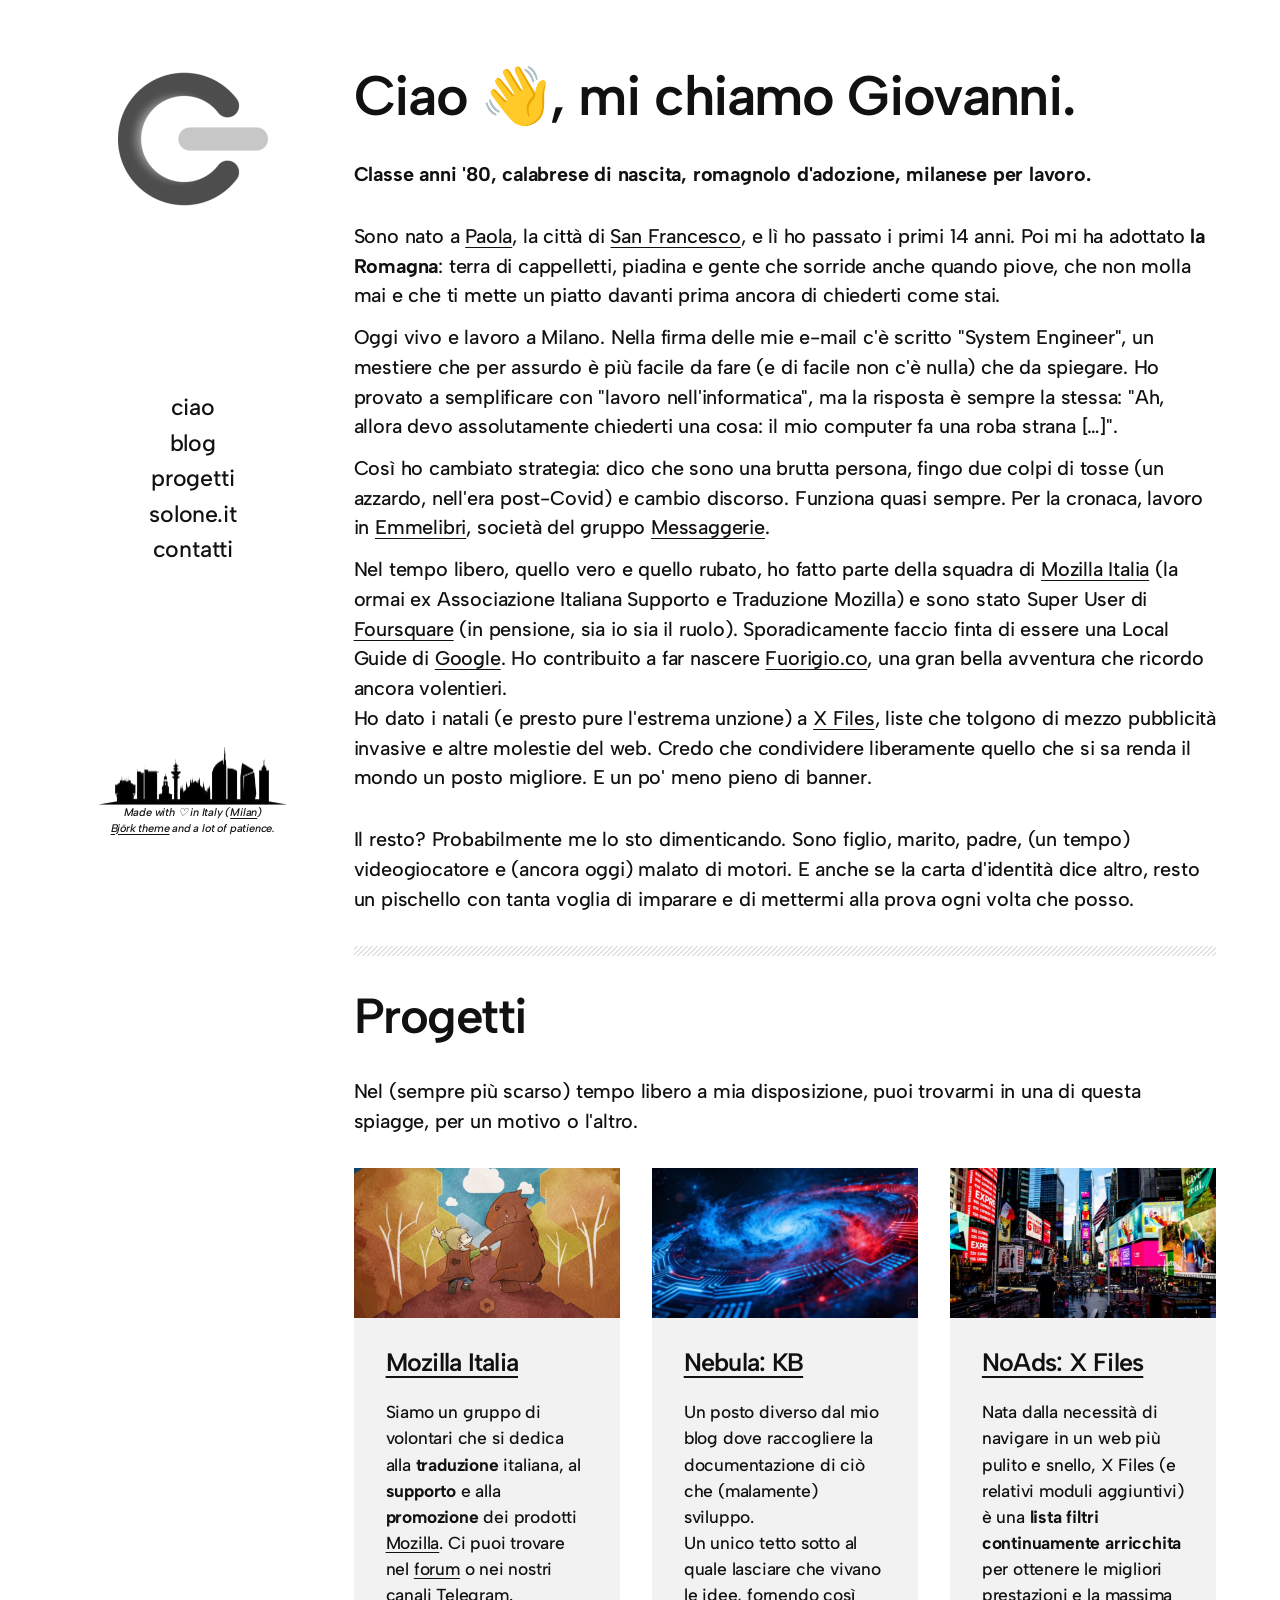
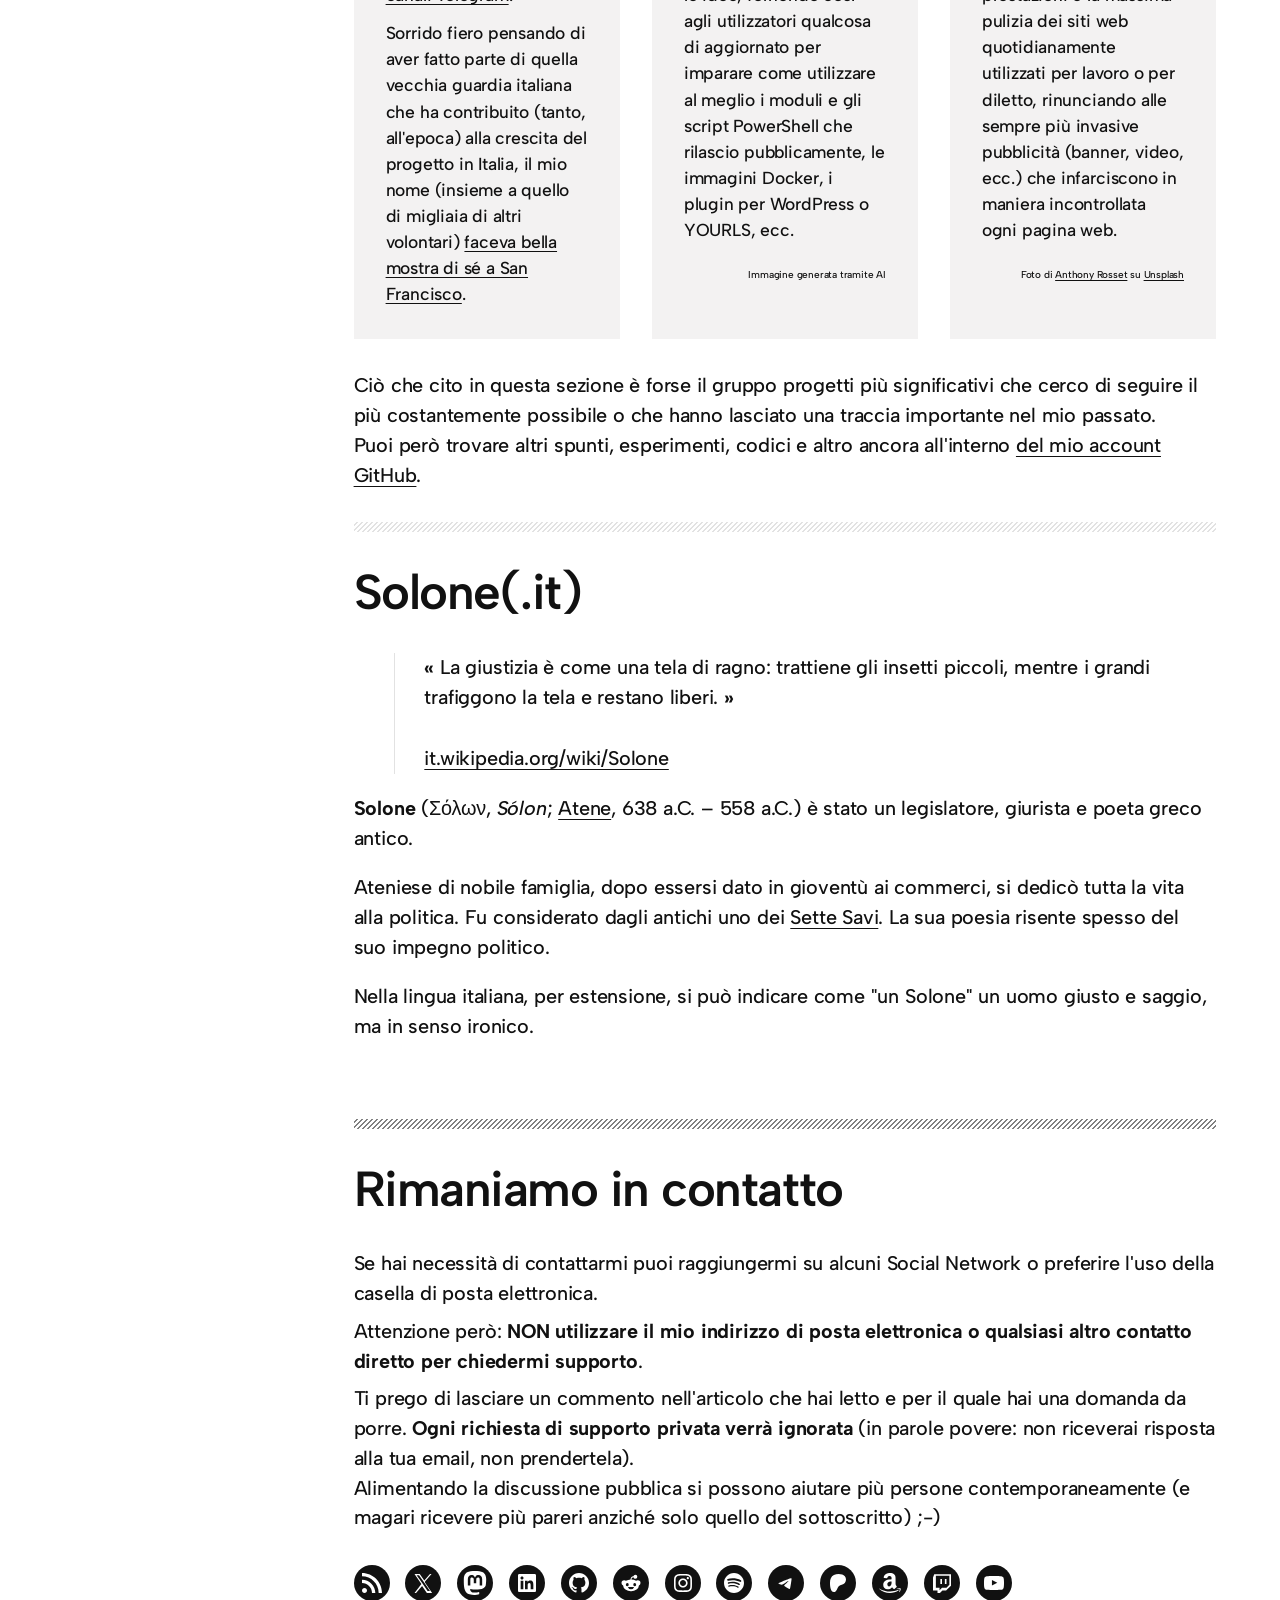
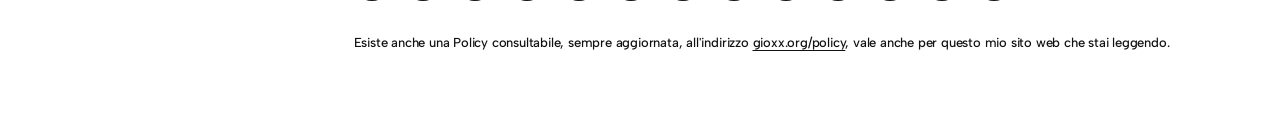
<file: index.html>
<!doctype html>
<!--
	gfsolone.com

	Codice (markup HTML e CSS): GNU General Public License v2.0 o successiva.
	SPDX-License-Identifier: GPL-2.0-or-later
	Derivato dal tema Björk di Anders Norén e dalle icone di WordPress (GPLv2+).

	Contenuti (testi, logo "G", nome e immagini personali):
	© Giovanni Solone, tutti i diritti riservati. Non coperti dalla GPL.

	Materiale di terzi sotto la licenza dei rispettivi autori.
	Dettagli: https://github.com/gioxx/gfsolone.com#licenza
-->
<html lang="it">
<head>
	<meta charset="utf-8">
	<meta name="viewport" content="width=device-width, initial-scale=1">
	<title>Giovanni - gfsolone.Com</title>
	<meta name="description" content="Ciao, mi chiamo Giovanni. Figlio degli anni 80, cresciuto in Romagna, adottato poi da Milano.">
	<link rel="canonical" href="https://gfsolone.com/">
	<link rel="icon" href="favicon.ico" sizes="any">
	<link rel="apple-touch-icon" href="apple-touch-icon.png">

	<meta property="og:locale" content="it_IT">
	<meta property="og:type" content="website">
	<meta property="og:title" content="Giovanni - gfsolone.Com">
	<meta property="og:description" content="Ciao, mi chiamo Giovanni, e questa è la mia pagina web personale.">
	<meta property="og:url" content="https://gfsolone.com/">
	<meta property="og:site_name" content="gfsolone.Com">
	<meta property="og:image" content="https://gfsolone.com/assets/img/og-image.jpg">
	<meta property="og:image:width" content="1200">
	<meta property="og:image:height" content="795">
	<meta property="og:image:type" content="image/jpeg">

	<link rel="preload" href="assets/fonts/AlbertSans-VariableFont_wght.woff2" as="font" type="font/woff2" crossorigin>
	<link rel="stylesheet" href="assets/style.css">
</head>
<body>
	<a class="skip-link" href="#main">Vai al contenuto</a>

	<div class="layout">
		<div class="sidebar-col">
			<aside class="sidebar">
				<figure class="sidebar-logo">
					<img src="assets/img/logo.png" alt="" width="150" height="150">
				</figure>

				<nav class="sidebar-nav" aria-label="Navigazione">
					<ul>
						<li><a href="#intro">ciao</a></li>
						<li><a href="https://gioxx.org">blog</a></li>
						<li><a href="#progetti">progetti</a></li>
						<li><a href="#soloneit">solone.it</a></li>
						<li><a href="#seguimi">contatti</a></li>
					</ul>
				</nav>

				<div class="sidebar-footer">
					<img src="assets/img/milan-skyline.png" alt="" width="189" height="61">
					<p>Made with ♡ in Italy (<a href="https://it.wikipedia.org/wiki/Milano">Milan</a>)</p>
					<p><a href="https://andersnoren.se/">Björk theme</a> and a lot of patience.</p>
				</div>
			</aside>
		</div>

		<div class="content-col">
			<main id="main" class="stack">
				<section class="intro" id="intro">
					<div class="intro-text">
						<h1>Ciao 👋, mi chiamo Giovanni.</h1>
						<p><strong>Classe anni '80, calabrese di nascita, romagnolo d'adozione, milanese per lavoro.</strong></p>
						<p>Sono nato a <a href="https://it.wikipedia.org/wiki/Paola_%28Italia%29">Paola</a>, la città di <a href="https://it.wikipedia.org/wiki/Francesco_da_Paola">San Francesco</a>, e lì ho passato i primi 14 anni. Poi mi ha adottato <strong>la Romagna</strong>: terra di cappelletti, piadina e gente che sorride anche quando piove, che non molla mai e che ti mette un piatto davanti prima ancora di chiederti come stai.</p>
						<p class="tight">Oggi vivo e lavoro a Milano. Nella firma delle mie e-mail c'è scritto "System Engineer", un mestiere che per assurdo è più facile da fare (e di facile non c'è nulla) che da spiegare. Ho provato a semplificare con "lavoro nell'informatica", ma la risposta è sempre la stessa: "Ah, allora devo assolutamente chiederti una cosa: il mio computer fa una roba strana […]".</p>
						<p class="tight">Così ho cambiato strategia: dico che sono una brutta persona, fingo due colpi di tosse (un azzardo, nell'era post-Covid) e cambio discorso. Funziona quasi sempre. Per la cronaca, lavoro in <a href="https://www.emmelibri.it">Emmelibri</a>, società del gruppo <a href="https://www.messaggerie.it">Messaggerie</a>.</p>
						<p class="tight">Nel tempo libero, quello vero e quello rubato, ho fatto parte della squadra di <a href="https://www.mozillaitalia.it/">Mozilla Italia</a> (la ormai ex Associazione Italiana Supporto e Traduzione Mozilla) e sono stato Super User di <a href="http://foursquare.com/">Foursquare</a> (in pensione, sia io sia il ruolo). Sporadicamente faccio finta di essere una Local Guide di <a href="https://maps.google.com/localguides">Google</a>. Ho contribuito a far nascere <a href="http://fuorigio.co">Fuorigio.co</a>, una gran bella avventura che ricordo ancora volentieri.<br />
						Ho dato i natali (e presto pure l'estrema unzione) a <a href="https://xfiles.noads.it">X Files</a>, liste che tolgono di mezzo pubblicità invasive e altre molestie del web. Credo che condividere liberamente quello che si sa renda il mondo un posto migliore. E un po' meno pieno di banner.</p>
						<p>Il resto? Probabilmente me lo sto dimenticando. Sono figlio, marito, padre, (un tempo) videogiocatore e (ancora oggi) malato di motori. E anche se la carta d'identità dice altro, resto un pischello con tanta voglia di imparare e di mettermi alla prova ogni volta che posso.</p>
					</div>
				</section>

				<hr class="separator is-light">

				<section class="stack" id="progetti">
					<h2>Progetti</h2>
					<p>Nel (sempre più scarso) tempo libero a mia disposizione, puoi trovarmi in una di questa spiagge, per un motivo o l'altro.</p>

					<div class="cards">
						<article class="card">
							<img src="assets/img/mozilla-dinosaur.webp" alt="" width="750" height="469" loading="lazy">
							<div class="card-body">
								<h6><a href="https://www.mozillaitalia.org/">Mozilla Italia</a></h6>
								<p class="small">Siamo un gruppo di volontari che si dedica alla <strong>traduzione</strong> italiana, al <strong>supporto</strong> e alla <strong>promozione</strong> dei prodotti <a href="https://www.mozilla.org/">Mozilla</a>. Ci puoi trovare nel <a href="https://forum.mozillaitalia.org">forum</a> o nei nostri <a href="https://t.me/mozita_hub_bot">canali Telegram</a>.</p>
								<p class="small tight">Sorrido fiero pensando di aver fatto parte di quella vecchia guardia italiana che ha contribuito (tanto, all'epoca) alla crescita del progetto in Italia, il mio nome (insieme a quello di migliaia di altri volontari) <a href="https://wiki.mozilla.org/Monument">faceva bella mostra di sé a San Francisco</a>.</p>
							</div>
						</article>

						<article class="card">
							<img src="assets/img/nebula-strip.jpg" alt="Immagine generata tramite AI che rappresenta una galassia colorata con effetti di circuiti elettronici in blu e rosso." width="750" height="321" loading="lazy">
							<div class="card-body">
								<h6><a href="https://kb.gioxx.org/">Nebula: KB</a></h6>
								<p class="small">Un posto diverso dal mio blog dove raccogliere la documentazione di ciò che (malamente) sviluppo.<br>Un unico tetto sotto al quale lasciare che vivano le idee, fornendo così agli utilizzatori qualcosa di aggiornato per imparare come utilizzare al meglio i moduli e gli script PowerShell che rilascio pubblicamente, le immagini Docker, i plugin per WordPress o YOURLS, ecc.</p>
								<p class="credit">Immagine generata tramite AI</p>
							</div>
						</article>

						<article class="card">
							<img src="assets/img/times-square.jpg" alt="" width="750" height="469" loading="lazy">
							<div class="card-body">
								<h6><a href="https://xfiles.noads.it/">NoAds: X Files</a></h6>
								<p class="small">Nata dalla necessità di navigare in un web più pulito e snello, X Files (e relativi moduli aggiuntivi) è una <strong>lista filtri continuamente arricchita</strong> per ottenere le migliori prestazioni e la massima pulizia dei siti web quotidianamente utilizzati per lavoro o per diletto, rinunciando alle sempre più invasive pubblicità (banner, video, ecc.) che infarciscono in maniera incontrollata ogni pagina web.</p>
								<p class="credit">Foto di <a href="https://unsplash.com/@anthonyrosset?utm_source=unsplash&amp;utm_medium=referral&amp;utm_content=creditCopyText">Anthony Rosset</a> su <a href="https://unsplash.com/it/foto/5r5554u-mHo?utm_source=unsplash&amp;utm_medium=referral&amp;utm_content=creditCopyText">Unsplash</a></p>
							</div>
						</article>
					</div>

					<p>Ciò che cito in questa sezione è forse il gruppo progetti più significativi che cerco di seguire il più costantemente possibile o che hanno lasciato una traccia importante nel mio passato.<br>Puoi però trovare altri spunti, esperimenti, codici e altro ancora all'interno <a href="https://github.com/gioxx">del mio account GitHub</a>.</p>
				</section>

				<hr class="separator is-light">

				<section class="stack" id="soloneit">
					<h2>Solone(.it)</h2>
					<div class="solone-body">
						<blockquote>
							<p><strong>«</strong> La giustizia è come una tela di ragno: trattiene gli insetti piccoli, mentre i grandi trafiggono la tela e restano liberi.&nbsp;<strong>»</strong></p>
							<cite><a href="http://it.wikipedia.org/wiki/Solone">it.wikipedia.org/wiki/Solone</a></cite>
						</blockquote>
						<p><strong>Solone</strong> (Σόλων, <em>Sólon</em>; <a href="http://it.wikipedia.org/wiki/Atene">Atene</a>, 638 a.C. – 558 a.C.) è stato un legislatore, giurista e poeta greco antico.</p>
						<p>Ateniese di nobile famiglia, dopo essersi dato in gioventù ai commerci, si dedicò tutta la vita alla politica. Fu considerato dagli antichi uno dei <a href="http://it.wikipedia.org/wiki/Sette_Savi">Sette Savi</a>. La sua poesia risente spesso del suo impegno politico.</p>
						<p>Nella lingua italiana, per estensione, si può indicare come "un Solone" un uomo giusto e saggio, ma in senso ironico.</p>
					</div>
				</section>

				<hr class="separator">

				<section class="stack contact" id="seguimi">
					<h2>Rimaniamo in contatto</h2>
					<p>Se hai necessità di contattarmi puoi raggiungermi su alcuni Social Network o preferire l'uso della casella di posta elettronica.</p>
					<p class="tight">Attenzione però: <strong>NON utilizzare il mio indirizzo di posta elettronica o qualsiasi altro contatto diretto per chiedermi supporto</strong>.</p>
					<p class="tight">Ti prego di lasciare un commento nell'articolo che hai letto e per il quale hai una domanda da porre. <strong>Ogni richiesta di supporto privata verrà ignorata</strong> (in parole povere: non riceverai risposta alla tua email, non prendertela).<br />
					Alimentando la discussione pubblica si possono aiutare più persone contemporaneamente (e magari ricevere più pareri
					anziché solo quello del sottoscritto) ;-)</p>
					<ul class="social-links">
						<li class="feed"><a href="https://gioxx.org/feed"><svg viewBox="0 0 24 24" xmlns="http://www.w3.org/2000/svg" aria-hidden="true"><path d="M2,8.667V12c5.515,0,10,4.485,10,10h3.333C15.333,14.637,9.363,8.667,2,8.667z M2,2v3.333 c9.19,0,16.667,7.477,16.667,16.667H22C22,10.955,13.045,2,2,2z M4.5,17C3.118,17,2,18.12,2,19.5S3.118,22,4.5,22S7,20.88,7,19.5 S5.882,17,4.5,17z"></path></svg><span class="sr-only">RSS Feed</span></a></li>
						<li class="x"><a href="https://x.com/gioxx"><svg viewBox="0 0 24 24" xmlns="http://www.w3.org/2000/svg" aria-hidden="true"><path d="M13.982 10.622 20.54 3h-1.554l-5.693 6.618L8.745 3H3.5l6.876 10.007L3.5 22h1.554l6.012-6.989L15.868 22h5.245l-7.131-10.378Zm-2.128 2.474-.697-.997-5.543-7.93H8l4.474 6.4.697.996 5.815 8.318h-2.387l-4.745-6.787Z"/></svg><span class="sr-only">X</span></a></li>
						<li class="mastodon"><a href="https://go.gioxx.org/mastodon"><svg viewBox="0 0 24 24" xmlns="http://www.w3.org/2000/svg" aria-hidden="true"><path d="M23.193 7.879c0-5.206-3.411-6.732-3.411-6.732C18.062.357 15.108.025 12.041 0h-.076c-3.068.025-6.02.357-7.74 1.147 0 0-3.411 1.526-3.411 6.732 0 1.192-.023 2.618.015 4.129.124 5.092.934 10.109 5.641 11.355 2.17.574 4.034.695 5.535.612 2.722-.15 4.25-.972 4.25-.972l-.09-1.975s-1.945.613-4.129.539c-2.165-.074-4.449-.233-4.799-2.891a5.499 5.499 0 0 1-.048-.745s2.125.52 4.817.643c1.646.075 3.19-.097 4.758-.283 3.007-.359 5.625-2.212 5.954-3.905.517-2.665.475-6.507.475-6.507zm-4.024 6.709h-2.497V8.469c0-1.29-.543-1.944-1.628-1.944-1.2 0-1.802.776-1.802 2.312v3.349h-2.483v-3.35c0-1.536-.602-2.312-1.802-2.312-1.085 0-1.628.655-1.628 1.944v6.119H4.832V8.284c0-1.289.328-2.313.987-3.07.68-.758 1.569-1.146 2.674-1.146 1.278 0 2.246.491 2.886 1.474L12 6.585l.622-1.043c.64-.983 1.608-1.474 2.886-1.474 1.104 0 1.994.388 2.674 1.146.658.757.986 1.781.986 3.07v6.304z"/></svg><span class="sr-only">Mastodon</span></a></li>
						<li class="linkedin"><a href="https://www.linkedin.com/in/gioxx/"><svg viewBox="0 0 24 24" xmlns="http://www.w3.org/2000/svg" aria-hidden="true"><path d="M19.7,3H4.3C3.582,3,3,3.582,3,4.3v15.4C3,20.418,3.582,21,4.3,21h15.4c0.718,0,1.3-0.582,1.3-1.3V4.3 C21,3.582,20.418,3,19.7,3z M8.339,18.338H5.667v-8.59h2.672V18.338z M7.004,8.574c-0.857,0-1.549-0.694-1.549-1.548 c0-0.855,0.691-1.548,1.549-1.548c0.854,0,1.547,0.694,1.547,1.548C8.551,7.881,7.858,8.574,7.004,8.574z M18.339,18.338h-2.669 v-4.177c0-0.996-0.017-2.278-1.387-2.278c-1.389,0-1.601,1.086-1.601,2.206v4.249h-2.667v-8.59h2.559v1.174h0.037 c0.356-0.675,1.227-1.387,2.526-1.387c2.703,0,3.203,1.779,3.203,4.092V18.338z"></path></svg><span class="sr-only">LinkedIn</span></a></li>
						<li class="github"><a href="https://github.com/gioxx/"><svg viewBox="0 0 24 24" xmlns="http://www.w3.org/2000/svg" aria-hidden="true"><path d="M12,2C6.477,2,2,6.477,2,12c0,4.419,2.865,8.166,6.839,9.489c0.5,0.09,0.682-0.218,0.682-0.484 c0-0.236-0.009-0.866-0.014-1.699c-2.782,0.602-3.369-1.34-3.369-1.34c-0.455-1.157-1.11-1.465-1.11-1.465 c-0.909-0.62,0.069-0.608,0.069-0.608c1.004,0.071,1.532,1.03,1.532,1.03c0.891,1.529,2.341,1.089,2.91,0.833 c0.091-0.647,0.349-1.086,0.635-1.337c-2.22-0.251-4.555-1.111-4.555-4.943c0-1.091,0.39-1.984,1.03-2.682 C6.546,8.54,6.202,7.524,6.746,6.148c0,0,0.84-0.269,2.75,1.025C10.295,6.95,11.15,6.84,12,6.836 c0.85,0.004,1.705,0.114,2.504,0.336c1.909-1.294,2.748-1.025,2.748-1.025c0.546,1.376,0.202,2.394,0.1,2.646 c0.64,0.699,1.026,1.591,1.026,2.682c0,3.841-2.337,4.687-4.565,4.935c0.359,0.307,0.679,0.917,0.679,1.852 c0,1.335-0.012,2.415-0.012,2.741c0,0.269,0.18,0.579,0.688,0.481C19.138,20.161,22,16.416,22,12C22,6.477,17.523,2,12,2z"></path></svg><span class="sr-only">GitHub</span></a></li>
						<li class="reddit"><a href="https://go.gioxx.org/r"><svg viewBox="0 0 24 24" xmlns="http://www.w3.org/2000/svg" aria-hidden="true"><path d="M5.27 9.221A2.775 2.775 0 0 0 2.498 11.993a2.785 2.785 0 0 0 1.6 2.511 5.337 5.337 0 0 0 2.374 4.11 9.386 9.386 0 0 0 5.539 1.7 9.386 9.386 0 0 0 5.541-1.7 5.331 5.331 0 0 0 2.372-4.114 2.787 2.787 0 0 0 1.583-2.5 2.775 2.775 0 0 0-2.772-2.772 2.742 2.742 0 0 0-1.688.574 9.482 9.482 0 0 0-4.637-1.348v-.008a2.349 2.349 0 0 1 2.011-2.316 1.97 1.97 0 0 0 1.926 1.521 1.98 1.98 0 0 0 1.978-1.978 1.98 1.98 0 0 0-1.978-1.978 1.985 1.985 0 0 0-1.938 1.578 3.183 3.183 0 0 0-2.849 3.172v.011a9.463 9.463 0 0 0-4.59 1.35 2.741 2.741 0 0 0-1.688-.574Zm6.736 9.1a3.162 3.162 0 0 1-2.921-1.944.215.215 0 0 1 .014-.2.219.219 0 0 1 .168-.106 27.327 27.327 0 0 1 2.74-.133 27.357 27.357 0 0 1 2.74.133.219.219 0 0 1 .168.106.215.215 0 0 1 .014.2 3.158 3.158 0 0 1-2.921 1.944Zm3.743-3.157a1.265 1.265 0 0 1-1.4-1.371 1.954 1.954 0 0 1 .482-1.442 1.15 1.15 0 0 1 .842-.379 1.7 1.7 0 0 1 1.49 1.777 1.323 1.323 0 0 1-.325 1.015 1.476 1.476 0 0 1-1.089.4Zm-7.485 0a1.476 1.476 0 0 1-1.086-.4 1.323 1.323 0 0 1-.325-1.016 1.7 1.7 0 0 1 1.49-1.777 1.151 1.151 0 0 1 .843.379 1.951 1.951 0 0 1 .481 1.441 1.276 1.276 0 0 1-1.403 1.373Z"></path></svg><span class="sr-only">Reddit</span></a></li>
						<li class="instagram"><a href="https://www.instagram.com/gioxx85/"><svg viewBox="0 0 24 24" xmlns="http://www.w3.org/2000/svg" aria-hidden="true"><path d="M12,4.622c2.403,0,2.688,0.009,3.637,0.052c0.877,0.04,1.354,0.187,1.671,0.31c0.42,0.163,0.72,0.358,1.035,0.673 c0.315,0.315,0.51,0.615,0.673,1.035c0.123,0.317,0.27,0.794,0.31,1.671c0.043,0.949,0.052,1.234,0.052,3.637 s-0.009,2.688-0.052,3.637c-0.04,0.877-0.187,1.354-0.31,1.671c-0.163,0.42-0.358,0.72-0.673,1.035 c-0.315,0.315-0.615,0.51-1.035,0.673c-0.317,0.123-0.794,0.27-1.671,0.31c-0.949,0.043-1.233,0.052-3.637,0.052 s-2.688-0.009-3.637-0.052c-0.877-0.04-1.354-0.187-1.671-0.31c-0.42-0.163-0.72-0.358-1.035-0.673 c-0.315-0.315-0.51-0.615-0.673-1.035c-0.123-0.317-0.27-0.794-0.31-1.671C4.631,14.688,4.622,14.403,4.622,12 s0.009-2.688,0.052-3.637c0.04-0.877,0.187-1.354,0.31-1.671c0.163-0.42,0.358-0.72,0.673-1.035 c0.315-0.315,0.615-0.51,1.035-0.673c0.317-0.123,0.794-0.27,1.671-0.31C9.312,4.631,9.597,4.622,12,4.622 M12,3 C9.556,3,9.249,3.01,8.289,3.054C7.331,3.098,6.677,3.25,6.105,3.472C5.513,3.702,5.011,4.01,4.511,4.511 c-0.5,0.5-0.808,1.002-1.038,1.594C3.25,6.677,3.098,7.331,3.054,8.289C3.01,9.249,3,9.556,3,12c0,2.444,0.01,2.751,0.054,3.711 c0.044,0.958,0.196,1.612,0.418,2.185c0.23,0.592,0.538,1.094,1.038,1.594c0.5,0.5,1.002,0.808,1.594,1.038 c0.572,0.222,1.227,0.375,2.185,0.418C9.249,20.99,9.556,21,12,21s2.751-0.01,3.711-0.054c0.958-0.044,1.612-0.196,2.185-0.418 c0.592-0.23,1.094-0.538,1.594-1.038c0.5-0.5,0.808-1.002,1.038-1.594c0.222-0.572,0.375-1.227,0.418-2.185 C20.99,14.751,21,14.444,21,12s-0.01-2.751-0.054-3.711c-0.044-0.958-0.196-1.612-0.418-2.185c-0.23-0.592-0.538-1.094-1.038-1.594 c-0.5-0.5-1.002-0.808-1.594-1.038c-0.572-0.222-1.227-0.375-2.185-0.418C14.751,3.01,14.444,3,12,3L12,3z M12,7.378 c-2.552,0-4.622,2.069-4.622,4.622S9.448,16.622,12,16.622s4.622-2.069,4.622-4.622S14.552,7.378,12,7.378z M12,15 c-1.657,0-3-1.343-3-3s1.343-3,3-3s3,1.343,3,3S13.657,15,12,15z M16.804,6.116c-0.596,0-1.08,0.484-1.08,1.08 s0.484,1.08,1.08,1.08c0.596,0,1.08-0.484,1.08-1.08S17.401,6.116,16.804,6.116z"></path></svg><span class="sr-only">Instagram</span></a></li>
						<li class="spotify"><a href="https://open.spotify.com/user/gsolone"><svg viewBox="0 0 24 24" xmlns="http://www.w3.org/2000/svg" aria-hidden="true"><path d="M12,2C6.477,2,2,6.477,2,12c0,5.523,4.477,10,10,10c5.523,0,10-4.477,10-10C22,6.477,17.523,2,12,2 M16.586,16.424 c-0.18,0.295-0.563,0.387-0.857,0.207c-2.348-1.435-5.304-1.76-8.785-0.964c-0.335,0.077-0.67-0.133-0.746-0.469 c-0.077-0.335,0.132-0.67,0.469-0.746c3.809-0.871,7.077-0.496,9.713,1.115C16.673,15.746,16.766,16.13,16.586,16.424 M17.81,13.7 c-0.226,0.367-0.706,0.482-1.072,0.257c-2.687-1.652-6.785-2.131-9.965-1.166C6.36,12.917,5.925,12.684,5.8,12.273 C5.675,11.86,5.908,11.425,6.32,11.3c3.632-1.102,8.147-0.568,11.234,1.328C17.92,12.854,18.035,13.335,17.81,13.7 M17.915,10.865 c-3.223-1.914-8.54-2.09-11.618-1.156C5.804,9.859,5.281,9.58,5.131,9.086C4.982,8.591,5.26,8.069,5.755,7.919 c3.532-1.072,9.404-0.865,13.115,1.338c0.445,0.264,0.59,0.838,0.327,1.282C18.933,10.983,18.359,11.129,17.915,10.865"></path></svg><span class="sr-only">Spotify</span></a></li>
						<li class="telegram"><a href="https://t.me/gioxx"><svg viewBox="0 0 128 128" xmlns="http://www.w3.org/2000/svg" aria-hidden="true"><path d="M28.9700376,63.3244248 C47.6273373,55.1957357 60.0684594,49.8368063 66.2934036,47.2476366 C84.0668845,39.855031 87.7600616,38.5708563 90.1672227,38.528 C90.6966555,38.5191258 91.8804274,38.6503351 92.6472251,39.2725385 C93.294694,39.7979149 93.4728387,40.5076237 93.5580865,41.0057381 C93.6433345,41.5038525 93.7494885,42.63857 93.6651041,43.5252052 C92.7019529,53.6451182 88.5344133,78.2034783 86.4142057,89.5379542 C85.5170662,94.3339958 83.750571,95.9420841 82.0403991,96.0994568 C78.3237996,96.4414641 75.5015827,93.6432685 71.9018743,91.2836143 C66.2690414,87.5912212 63.0868492,85.2926952 57.6192095,81.6896017 C51.3004058,77.5256038 55.3966232,75.2369981 58.9976911,71.4967761 C59.9401076,70.5179421 76.3155302,55.6232293 76.6324771,54.2720454 C76.6721165,54.1030573 76.7089039,53.4731496 76.3346867,53.1405352 C75.9604695,52.8079208 75.4081573,52.921662 75.0095933,53.0121213 C74.444641,53.1403447 65.4461175,59.0880351 48.0140228,70.8551922 C45.4598218,72.6091037 43.1463059,73.4636682 41.0734751,73.4188859 C38.7883453,73.3695169 34.3926725,72.1268388 31.1249416,71.0646282 C27.1169366,69.7617838 23.931454,69.0729605 24.208838,66.8603276 C24.3533167,65.7078514 25.9403832,64.5292172 28.9700376,63.3244248 Z" /></svg><span class="sr-only">Telegram</span></a></li>
						<li class="patreon"><a href="https://patreon.com/gioxx"><svg viewBox="0 0 24 24" xmlns="http://www.w3.org/2000/svg" aria-hidden="true"><path d="M20 8.40755C19.9969 6.10922 18.2543 4.22555 16.2097 3.54588C13.6708 2.70188 10.3222 2.82421 7.89775 3.99921C4.95932 5.42355 4.03626 8.54355 4.00186 11.6552C3.97363 14.2136 4.2222 20.9517 7.92225 20.9997C10.6715 21.0356 11.0809 17.3967 12.3529 15.6442C13.258 14.3974 14.4233 14.0452 15.8578 13.6806C18.3233 13.0537 20.0036 11.0551 20 8.40755Z" /></svg><span class="sr-only">Patreon</span></a></li>
						<li class="amazon"><a href="https://go.gioxx.org/acquista"><svg viewBox="0 0 24 24" xmlns="http://www.w3.org/2000/svg" aria-hidden="true"><path d="M13.582,8.182C11.934,8.367,9.78,8.49,8.238,9.166c-1.781,0.769-3.03,2.337-3.03,4.644 c0,2.953,1.86,4.429,4.253,4.429c2.02,0,3.125-0.477,4.685-2.065c0.516,0.747,0.685,1.109,1.629,1.894 c0.212,0.114,0.483,0.103,0.672-0.066l0.006,0.006c0.567-0.505,1.599-1.401,2.18-1.888c0.231-0.188,0.19-0.496,0.009-0.754 c-0.52-0.718-1.072-1.303-1.072-2.634V8.305c0-1.876,0.133-3.599-1.249-4.891C15.23,2.369,13.422,2,12.04,2 C9.336,2,6.318,3.01,5.686,6.351C5.618,6.706,5.877,6.893,6.109,6.945l2.754,0.298C9.121,7.23,9.308,6.977,9.357,6.72 c0.236-1.151,1.2-1.706,2.284-1.706c0.584,0,1.249,0.215,1.595,0.738c0.398,0.584,0.346,1.384,0.346,2.061V8.182z M13.049,14.088 c-0.451,0.8-1.169,1.291-1.967,1.291c-1.09,0-1.728-0.83-1.728-2.061c0-2.42,2.171-2.86,4.227-2.86v0.615 C13.582,12.181,13.608,13.104,13.049,14.088z M20.683,19.339C18.329,21.076,14.917,22,11.979,22c-4.118,0-7.826-1.522-10.632-4.057 c-0.22-0.199-0.024-0.471,0.241-0.317c3.027,1.762,6.771,2.823,10.639,2.823c2.608,0,5.476-0.541,8.115-1.66 C20.739,18.62,21.072,19.051,20.683,19.339z M21.336,21.043c-0.194,0.163-0.379,0.076-0.293-0.139 c0.284-0.71,0.92-2.298,0.619-2.684c-0.301-0.386-1.99-0.183-2.749-0.092c-0.23,0.027-0.266-0.173-0.059-0.319 c1.348-0.946,3.555-0.673,3.811-0.356C22.925,17.773,22.599,19.986,21.336,21.043z"></path></svg><span class="sr-only">Amazon</span></a></li>
						<li class="twitch"><a href="https://go.gioxx.org/twitch"><svg viewBox="0 0 24 24" xmlns="http://www.w3.org/2000/svg" aria-hidden="true"><path d="M16.499,8.089h-1.636v4.91h1.636V8.089z M12,8.089h-1.637v4.91H12V8.089z M4.228,3.178L3,6.451v13.092h4.499V22h2.456 l2.454-2.456h3.681L21,14.636V3.178H4.228z M19.364,13.816l-2.864,2.865H12l-2.453,2.453V16.68H5.863V4.814h13.501V13.816z"></path></svg><span class="sr-only">Twitch</span></a></li>
						<li class="youtube"><a href="https://go.gioxx.org/yt"><svg viewBox="0 0 24 24" xmlns="http://www.w3.org/2000/svg" aria-hidden="true"><path d="M21.8,8.001c0,0-0.195-1.378-0.795-1.985c-0.76-0.797-1.613-0.801-2.004-0.847c-2.799-0.202-6.997-0.202-6.997-0.202 h-0.009c0,0-4.198,0-6.997,0.202C4.608,5.216,3.756,5.22,2.995,6.016C2.395,6.623,2.2,8.001,2.2,8.001S2,9.62,2,11.238v1.517 c0,1.618,0.2,3.237,0.2,3.237s0.195,1.378,0.795,1.985c0.761,0.797,1.76,0.771,2.205,0.855c1.6,0.153,6.8,0.201,6.8,0.201 s4.203-0.006,7.001-0.209c0.391-0.047,1.243-0.051,2.004-0.847c0.6-0.607,0.795-1.985,0.795-1.985s0.2-1.618,0.2-3.237v-1.517 C22,9.62,21.8,8.001,21.8,8.001z M9.935,14.594l-0.001-5.62l5.404,2.82L9.935,14.594z"></path></svg><span class="sr-only">YouTube</span></a></li>
					</ul>
					<p style="font-size: small;">Esiste anche una Policy consultabile, sempre aggiornata, all'indirizzo <a href="https://gioxx.org/policy/">gioxx.org/policy</a>, vale anche per questo mio sito web che stai leggendo.</p>
				</section>
			</main>
		</div>
	</div>

	<header class="site-header">
		<p class="site-title"><a href="https://gfsolone.com" rel="home" aria-current="page">gfsolone.Com</a></p>
		<button class="menu-toggle" popovertarget="menu" aria-label="Apri menu">
			<svg viewBox="0 0 24 24" aria-hidden="true"><path d="M4 7.5h16v1.5H4z"/><path d="M4 15h16v1.5H4z"/></svg>
		</button>
		<nav id="menu" class="menu" popover aria-label="Menu">
			<button class="menu-close" popovertarget="menu" popovertargetaction="hide" aria-label="Chiudi menu">
				<svg viewBox="0 0 24 24" aria-hidden="true"><path d="m13.06 12 6.47-6.47-1.06-1.06L12 10.94 5.53 4.47 4.47 5.53 10.94 12l-6.47 6.47 1.06 1.06L12 13.06l6.47 6.47 1.06-1.06L13.06 12Z"/></svg>
			</button>
			<ul>
				<li><a href="#intro">ciao</a></li>
				<li><a href="https://gioxx.org">blog</a></li>
				<li><a href="#progetti">progetti</a></li>
				<li><a href="#soloneit">solone.it</a></li>
				<li><a href="#seguimi">contatti</a></li>
			</ul>
		</nav>
	</header>

	<script>
		// Chiude il menu mobile quando si sceglie una voce interna alla pagina
		document.querySelectorAll('#menu a[href^="#"]').forEach(function (link) {
			link.addEventListener('click', function () {
				document.getElementById('menu').hidePopover();
			});
		});
	</script>
</body>
</html>
</file>
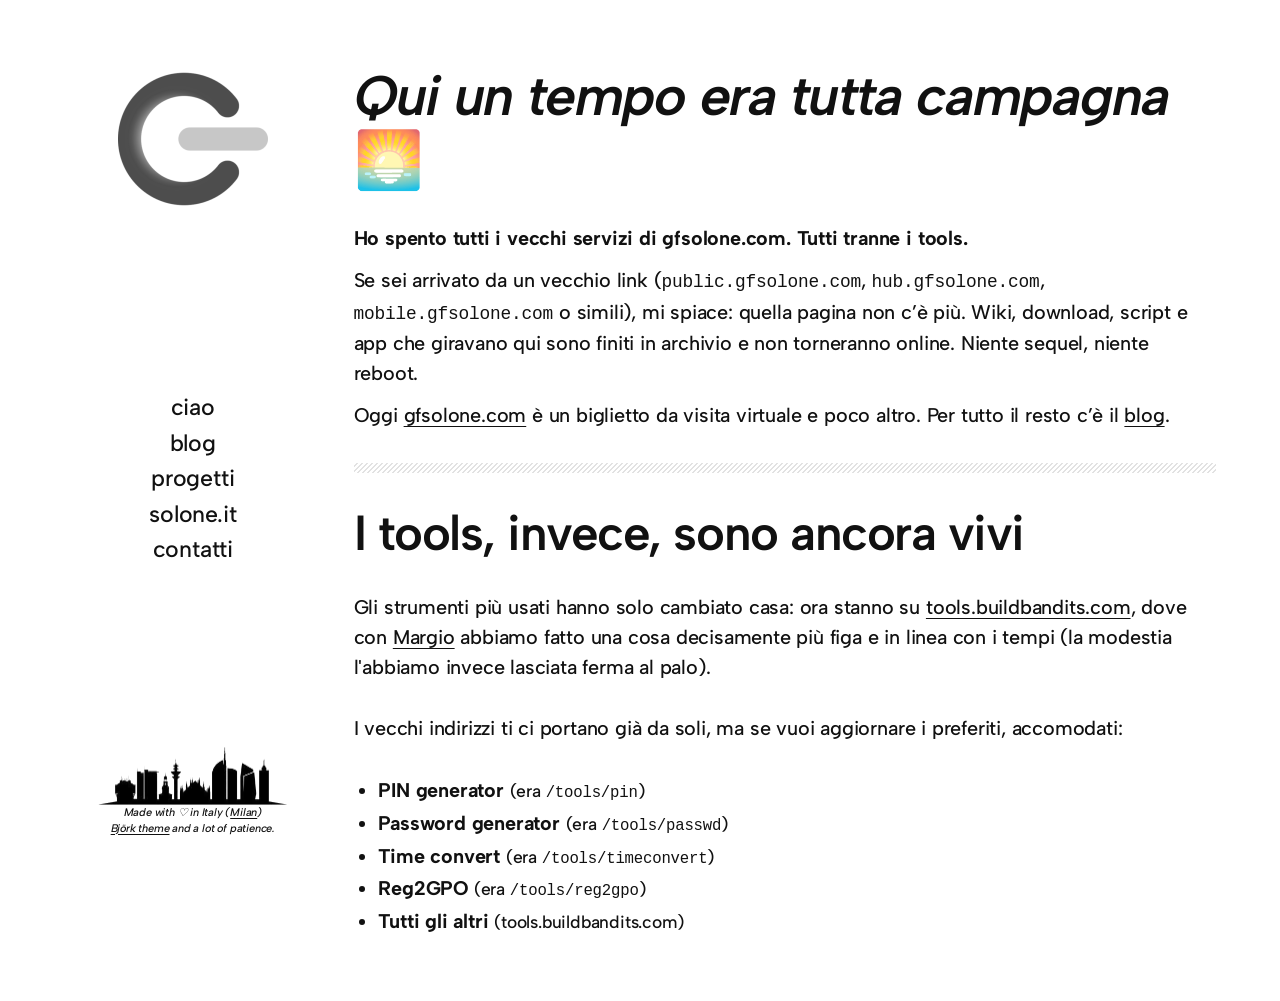
<file: sunset/index.html>
<!doctype html>
<!--
	gfsolone.com / sunset

	Codice (markup HTML e CSS): GNU General Public License v2.0 o successiva.
	SPDX-License-Identifier: GPL-2.0-or-later
	Contenuti: © Giovanni Solone, tutti i diritti riservati. Non coperti dalla GPL.
	Dettagli: https://github.com/gioxx/gfsolone.com#licenza

	Pagina di atterraggio per i vecchi sottodomini (public., hub., mobile., dev.),
	rimandati qui con redirect 301 da Cloudflare.
-->
<html lang="it">
<head>
	<meta charset="utf-8">
	<meta name="viewport" content="width=device-width, initial-scale=1">
	<title>Ti sei forse perso? - gfsolone.Com</title>
	<meta name="description" content="I vecchi servizi di gfsolone.com sono stati spenti. Restano i tools, ora su tools.buildbandits.com.">
	<meta name="robots" content="noindex, follow">
	<link rel="canonical" href="https://gfsolone.com/sunset/">
	<link rel="icon" href="/favicon.ico" sizes="any">
	<link rel="apple-touch-icon" href="/apple-touch-icon.png">

	<link rel="preload" href="/assets/fonts/AlbertSans-VariableFont_wght.woff2" as="font" type="font/woff2" crossorigin>
	<link rel="stylesheet" href="/assets/style.css">
</head>
<body>
	<a class="skip-link" href="#main">Vai al contenuto</a>

	<div class="layout">
		<div class="sidebar-col">
			<aside class="sidebar">
				<figure class="sidebar-logo">
					<a href="/"><img src="/assets/img/logo.png" alt="gfsolone.Com, torna alla home" width="150" height="150"></a>
				</figure>

				<nav class="sidebar-nav" aria-label="Navigazione">
					<ul>
						<li><a href="/#intro">ciao</a></li>
						<li><a href="https://gioxx.org">blog</a></li>
						<li><a href="/#progetti">progetti</a></li>
						<li><a href="/#soloneit">solone.it</a></li>
						<li><a href="/#seguimi">contatti</a></li>
					</ul>
				</nav>

				<div class="sidebar-footer">
					<img src="/assets/img/milan-skyline.png" alt="" width="189" height="61">
					<p>Made with ♡ in Italy (<a href="https://it.wikipedia.org/wiki/Milano">Milan</a>)</p>
					<p><a href="https://andersnoren.se/">Björk theme</a> and a lot of patience.</p>
				</div>
			</aside>
		</div>

		<div class="content-col">
			<main id="main" class="stack">
				<section class="intro is-compact" id="intro">
					<div class="intro-text">
						<h1><em>Qui un tempo era tutta campagna</em> 🌅</h1>
						<p><strong>Ho spento tutti i vecchi servizi di gfsolone.com. Tutti tranne i tools.</strong></p>
						<p class="tight">Se sei arrivato da un vecchio link (<code>public.gfsolone.com</code>, <code>hub.gfsolone.com</code>, <code>mobile.gfsolone.com</code> o simili), mi spiace: quella pagina non c’è più. Wiki, download, script e app che giravano qui sono finiti in archivio e non torneranno online. Niente sequel, niente reboot.</p>
						<p class="tight">Oggi <a href="/">gfsolone.com</a> è un biglietto da visita virtuale e poco altro. Per tutto il resto c’è il <a href="https://gioxx.org">blog</a>.</p>
					</div>
				</section>

				<hr class="separator is-light">

				<section class="stack" id="tools">
					<h2>I tools, invece, sono ancora vivi</h2>
					<p>Gli strumenti più usati hanno solo cambiato casa: ora stanno su <a href="https://tools.buildbandits.com/">tools.buildbandits.com</a>, dove con <a href="https://margiovanni.it/it/">Margio</a> abbiamo fatto una cosa decisamente più figa e in linea con i tempi (la modestia l'abbiamo invece lasciata ferma al palo).</p>
					<p>I vecchi indirizzi ti ci portano già da soli, ma se vuoi aggiornare i preferiti, accomodati:</p>
					<ul class="tool-links">
						<li><a href="https://tools.buildbandits.com/en/tools/pin-generator/"><strong>PIN generator</strong></a> <span class="small">(era <code>/tools/pin</code>)</span></li>
						<li><a href="https://tools.buildbandits.com/en/tools/password-generator/"><strong>Password generator</strong></a> <span class="small">(era <code>/tools/passwd</code>)</span></li>
						<li><a href="https://tools.buildbandits.com/en/tools/time-convert/"><strong>Time convert</strong></a> <span class="small">(era <code>/tools/timeconvert</code>)</span></li>
						<li><a href="https://tools.buildbandits.com/en/tools/reg2gpo/"><strong>Reg2GPO</strong></a> <span class="small">(era <code>/tools/reg2gpo</code>)</span></li>
						<li><a href="https://tools.buildbandits.com/"><strong>Tutti gli altri</strong></a> <span class="small">(tools.buildbandits.com)</span></li>
					</ul>
				</section>
			</main>
		</div>
	</div>

	<header class="site-header">
		<p class="site-title"><a href="/" rel="home">gfsolone.Com</a></p>
		<button class="menu-toggle" popovertarget="menu" aria-label="Apri menu">
			<svg viewBox="0 0 24 24" aria-hidden="true"><path d="M4 7.5h16v1.5H4z"/><path d="M4 15h16v1.5H4z"/></svg>
		</button>
		<nav id="menu" class="menu" popover aria-label="Menu">
			<button class="menu-close" popovertarget="menu" popovertargetaction="hide" aria-label="Chiudi menu">
				<svg viewBox="0 0 24 24" aria-hidden="true"><path d="m13.06 12 6.47-6.47-1.06-1.06L12 10.94 5.53 4.47 4.47 5.53 10.94 12l-6.47 6.47 1.06 1.06L12 13.06l6.47 6.47 1.06-1.06L13.06 12Z"/></svg>
			</button>
			<ul>
				<li><a href="/#intro">ciao</a></li>
				<li><a href="https://gioxx.org">blog</a></li>
				<li><a href="/#progetti">progetti</a></li>
				<li><a href="/#soloneit">solone.it</a></li>
				<li><a href="/#seguimi">contatti</a></li>
			</ul>
		</nav>
	</header>

	<script>
		// Chiude il menu mobile quando si sceglie una voce interna alla pagina
		document.querySelectorAll('#menu a[href^="#"]').forEach(function (link) {
			link.addEventListener('click', function () {
				document.getElementById('menu').hidePopover();
			});
		});
	</script>
</body>
</html>
</file>
<file: assets/style.css>
/* gfsolone.com — ricostruzione statica del tema Björk (Anders Norén) */

@font-face {
	font-family: "Albert Sans";
	font-style: normal;
	font-weight: 100 900;
	font-display: fallback;
	src: url("fonts/AlbertSans-VariableFont_wght.woff2") format("woff2");
}

@font-face {
	font-family: "Albert Sans";
	font-style: italic;
	font-weight: 100 900;
	font-display: fallback;
	src: url("fonts/AlbertSans-Italic-VariableFont_wght.woff2") format("woff2");
}

:root {
	--foreground: #111111;
	--background: #ffffff;
	--tertiary: #e2e2e2;
	--quaternary: #f3f2f2;

	--font-default: "Albert Sans", ui-sans-serif, -apple-system, BlinkMacSystemFont, "Segoe UI", Roboto, "Helvetica Neue", sans-serif;
	--font-mono: ui-monospace, Menlo, Consolas, Monaco, "Liberation Mono", "Lucida Console", monospace;

	--fs-tiny: clamp(14px, 0.875rem + ((1vw - 3.2px) * 0.147), 16px);
	--fs-small: clamp(16px, 1rem + ((1vw - 3.2px) * 0.147), 18px);
	--fs-medium: clamp(17px, 1.063rem + ((1vw - 3.2px) * 0.294), 21px);
	--fs-large: clamp(21px, 1.313rem + ((1vw - 3.2px) * 0.221), 24px);
	--fs-h1: clamp(36px, 2.25rem + ((1vw - 3.2px) * 2.059), 64px);
	--fs-h2: clamp(33px, 2.063rem + ((1vw - 3.2px) * 1.691), 56px);
	--fs-h5: clamp(24px, 1.5rem + ((1vw - 3.2px) * 0.588), 32px);
	--fs-h6: clamp(21px, 1.313rem + ((1vw - 3.2px) * 0.441), 27px);

	--gap: min(32px, 6.4vw);
	--gutter: clamp(32px, 5vw, 64px);
	--outer: clamp(32px, 6.666vw, 64px);
	--wide: 1680px;
}

*, *::before, *::after { box-sizing: border-box; }

html { scroll-behavior: smooth; }
@media (prefers-reduced-motion: reduce) { html { scroll-behavior: auto; } }

body {
	margin: 0;
	padding: var(--gutter);
	background: var(--background);
	color: var(--foreground);
	font-family: var(--font-default);
	font-size: var(--fs-medium);
	font-weight: 500;
	letter-spacing: -0.01em;
	line-height: 1.5em;
	-moz-osx-font-smoothing: grayscale;
	-webkit-font-smoothing: antialiased;
}

a { color: inherit; text-decoration: underline; text-underline-offset: 0.2em; }
a:hover { text-decoration: none; }

img { max-width: 100%; height: auto; display: block; }

p, h1, h2, h6, blockquote, figure, ul, hr { margin: 0; }

p { line-height: 1.5em; }

h1, h2, h6 { font-weight: 600; letter-spacing: -0.03em; }
h1 { font-size: var(--fs-h1); line-height: 1.15; }
h2 { font-size: var(--fs-h2); line-height: 1.15; }
h6 { font-size: var(--fs-h6); line-height: 1; }

.small { font-size: var(--fs-small); }
.credit { font-size: 10px; text-align: right; }

.skip-link {
	position: absolute;
	left: -9999px;
}
.skip-link:focus {
	left: 8px;
	top: 8px;
	z-index: 1000;
	padding: 8px 16px;
	background: var(--background);
}

/* Spaziatura verticale tra blocchi */
.stack > * + * { margin-top: var(--gap); }

/* ------------------------------------------- */
/* Layout: sidebar + contenuto
/* ------------------------------------------- */

.layout {
	display: flex;
	gap: var(--gap);
	max-width: var(--wide);
	margin: 0 auto;
}

.sidebar-col { flex: 0 1 23%; min-width: 0; }
.content-col { flex: 0 1 77%; min-width: 0; }

.sidebar {
	position: sticky;
	top: var(--outer);
	display: flex;
	flex-direction: column;
	align-items: center;
	justify-content: space-between;
	gap: 2em;
	min-height: calc(100vh - (var(--outer) * 2));
}

.sidebar-logo img {
	width: 150px;
	border-radius: 8px;
	filter: grayscale(1);
}

.sidebar-nav ul {
	list-style: none;
	padding: 0;
	display: flex;
	flex-direction: column;
	align-items: center;
	gap: 0.25em;
	font-size: var(--fs-large);
}

.sidebar-nav a,
.menu a { text-decoration: none; }
.sidebar-nav a:hover,
.menu a:hover { text-decoration: underline; }

.sidebar-footer { text-align: center; }

.sidebar-footer .site-title {
	font-family: var(--font-mono);
	font-size: var(--fs-large);
	font-weight: 600;
	line-height: 1;
}

.site-title a { text-decoration: none; }
.site-title a:hover { text-decoration: underline; }

.sidebar-footer img { width: 189px; margin: 0 auto; }

.sidebar-footer p:not(.site-title) {
	font-size: 11px;
	line-height: 1.4;
	font-style: italic;
}

/* ------------------------------------------- */
/* Intro
/* ------------------------------------------- */

.intro {
	display: flex;
	align-items: center;
	min-height: 580px;
}

/* Intro con poco testo seguita da altre sezioni: niente altezza minima */
.intro.is-compact { min-height: 0; }

.intro-text > * + * { margin-top: 2rem; }
.intro-text > .tight { margin-top: 12px; }

/* ------------------------------------------- */
/* Separatore "angled" di Björk
/* ------------------------------------------- */

.separator {
	border: none;
	height: 10px;
	width: 100%;
	color: #808080;
	background-image: linear-gradient(-45deg, currentColor 25%, transparent 25%, transparent 50%, currentColor 50%, currentColor 75%, transparent 75%, transparent);
	background-size: 5px 5px;
}
.separator.is-light { color: var(--tertiary); }

/* ------------------------------------------- */
/* Progetti
/* ------------------------------------------- */

.cards {
	display: flex;
	gap: var(--gap);
}

.card {
	flex: 1 1 0;
	min-width: 0;
	background: var(--quaternary);
	overflow-wrap: break-word;
}

.card img {
	width: 100%;
	aspect-ratio: 16 / 9;
	object-fit: cover;
}

.card-body {
	padding: min(2em, 32px, 6.4vw);
}

.card-body > * + * { margin-top: 1.5rem; }
.card-body > .tight { margin-top: 12px; }

/* ------------------------------------------- */
/* Solone(.it)
/* ------------------------------------------- */

.solone-body {
	padding-bottom: 5vh;
}

.solone-body > * + * { margin-top: 1em; }

blockquote {
	margin: 0 40px;
	padding-left: 1.5em;
	border-left: 1px solid var(--tertiary);
}

blockquote > * + * { margin-top: var(--gap); }

cite {
	display: block;
	font-style: normal;
	font-size: var(--fs-medium);
}

/* ------------------------------------------- */
/* Contatti
/* ------------------------------------------- */

.contact .tight { margin-top: 8px; }

/* Pagina /sunset/: lista dei tools traslocati */
.tool-links {
	padding-left: 1.25em;
	font-size: var(--fs-medium);
}
.tool-links a { text-decoration: none; }
.tool-links a:hover { text-decoration: underline; }
code { font-family: var(--font-mono); font-size: 0.9em; }

.social-links {
	list-style: none;
	padding: 0;
	display: flex;
	flex-wrap: wrap;
	gap: 0.66em;
	font-size: 24px;
}

/* Icone monocromatiche; al passaggio del mouse prendono il colore del marchio */
.social-links li {
	--brand: var(--foreground);
	border-radius: 9999px;
	background: var(--foreground);
	color: #fff;
	transition: transform 0.1s ease, background-color 0.15s ease;
}

.social-links li:hover,
.social-links li:focus-within {
	background: var(--brand);
	transform: scale(1.1);
}

@media (prefers-reduced-motion: reduce) {
	.social-links li { transition: none; }
}

.social-links a {
	display: flex;
	align-items: center;
	padding: 0.25em;
	line-height: 0;
	color: inherit;
	text-decoration: none;
}

.social-links svg { width: 1em; height: 1em; fill: currentColor; }

.social-links .feed      { --brand: #f26522; }
.social-links .x         { --brand: #000; }
.social-links .mastodon  { --brand: #3288d4; }
.social-links .linkedin  { --brand: #0d66c2; }
.social-links .github    { --brand: #24292d; }
.social-links .reddit    { --brand: #ff4500; }
.social-links .instagram { --brand: #f00075; }
.social-links .spotify   { --brand: #1bd760; }
.social-links .telegram  { --brand: #2aabee; }
.social-links .patreon   { --brand: #000; }
.social-links .amazon    { --brand: #f90; }
.social-links .twitch    { --brand: #6440a4; }
.social-links .youtube   { --brand: red; }

.sr-only {
	position: absolute;
	width: 1px;
	height: 1px;
	overflow: hidden;
	clip: rect(0 0 0 0);
	white-space: nowrap;
}

/* ------------------------------------------- */
/* Header mobile + menu
/* ------------------------------------------- */

.site-header {
	display: none;
	justify-content: space-between;
	align-items: center;
	gap: 2em;
	max-width: var(--wide);
	margin: var(--gap) auto 0;
	padding-bottom: clamp(48px, 9vw, 64px);
}

.site-header .site-title {
	margin: 0;
	font-size: var(--fs-h5);
	font-weight: 600;
	line-height: 1.25;
	letter-spacing: -0.03em;
}

.menu-toggle,
.menu-close {
	background: transparent;
	border: none;
	color: currentColor;
	cursor: pointer;
	padding: 0;
}

.menu-toggle svg,
.menu-close svg { display: block; width: 24px; height: 24px; fill: currentColor; }
.menu-toggle svg { transform: scale(1.5, 1.25); }
.menu-close svg { transform: scale(1.25); }

.menu {
	position: fixed;
	inset: 0;
	width: 100%;
	height: 100%;
	max-width: none;
	max-height: none;
	margin: 0;
	border: none;
	padding: clamp(1rem, var(--gutter), 20rem);
	background: var(--background);
	color: var(--foreground);
	overflow: auto;
}

.menu-close {
	position: absolute;
	top: clamp(1rem, var(--gutter), 20rem);
	right: clamp(1rem, var(--gutter), 20rem);
}

.menu ul {
	list-style: none;
	padding: calc(2rem + 24px) 0 0;
	display: flex;
	flex-direction: column;
	gap: 0.25em;
	font-size: var(--fs-large);
}

@media (max-width: 781px) {
	.sidebar-col { display: none; }
	.content-col { flex-basis: 100%; }
	.site-header { display: flex; }
	.cards { flex-direction: column; }
}
</file>
